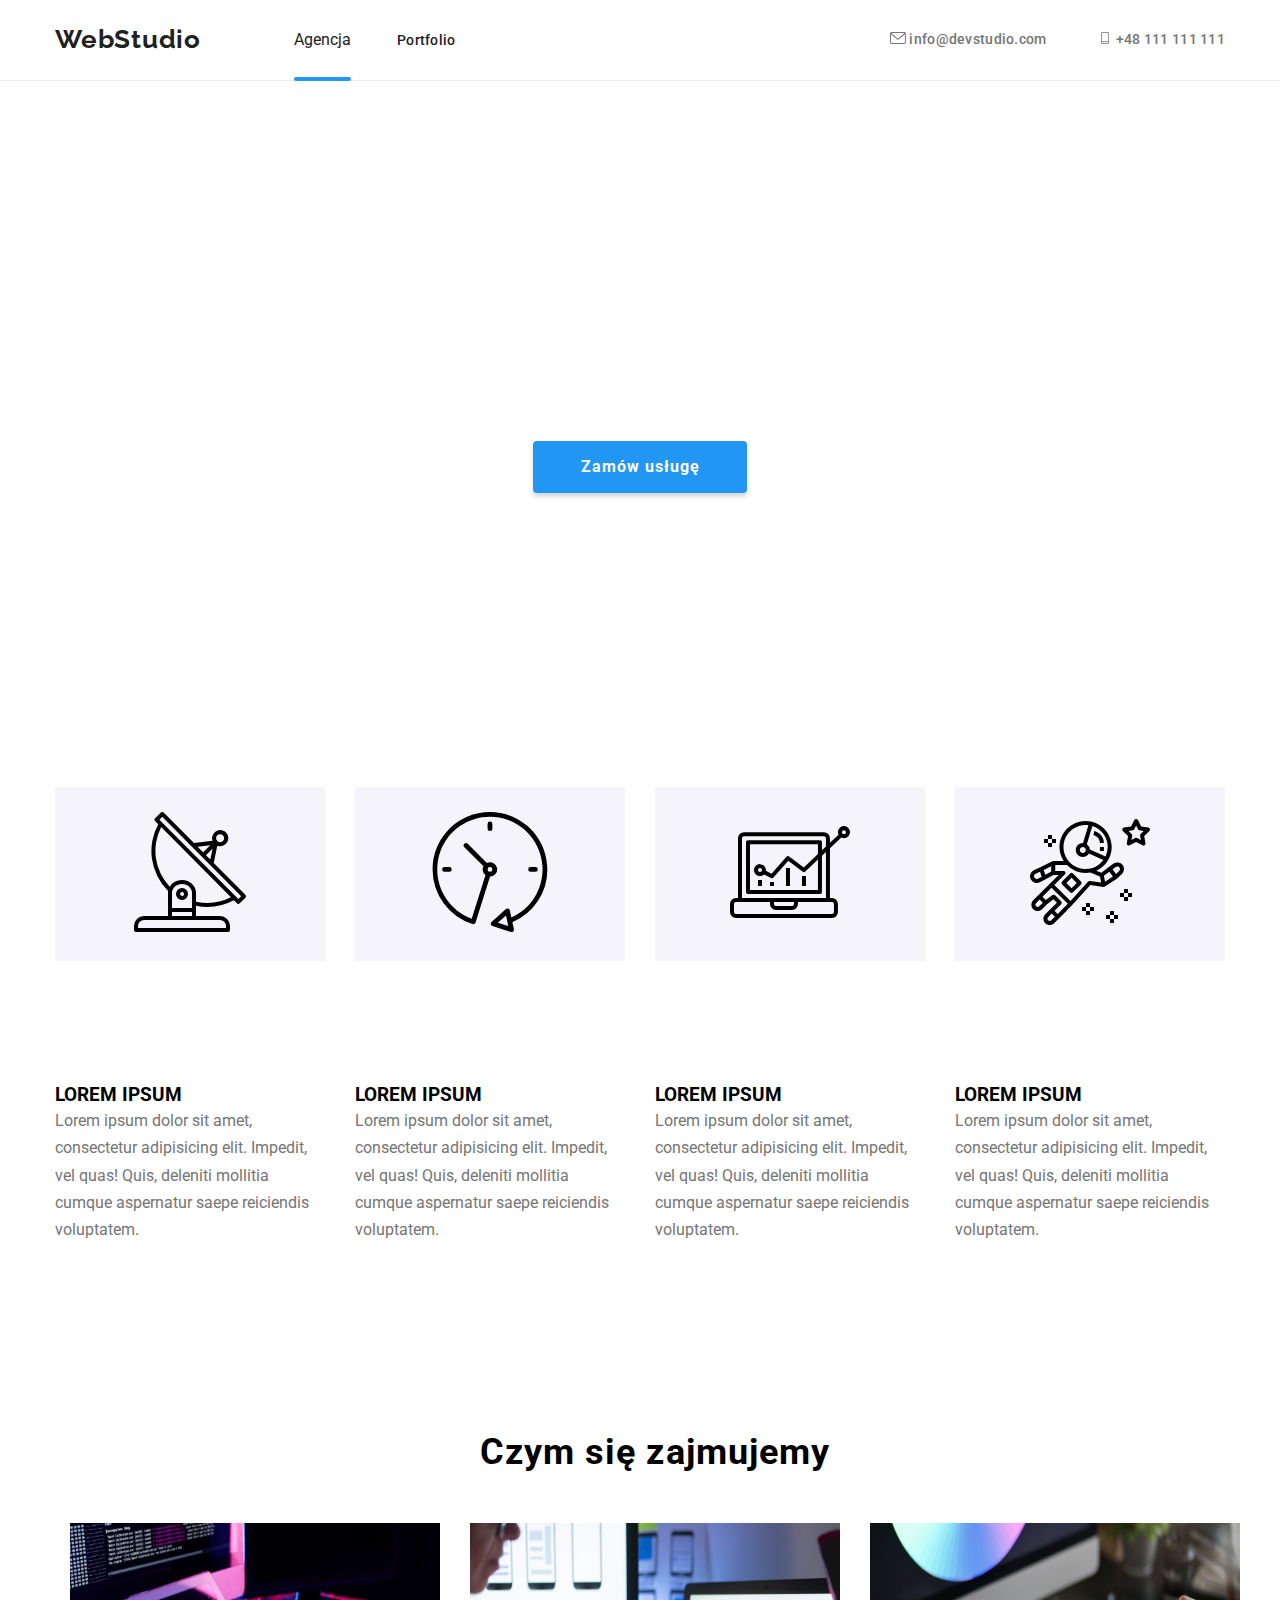
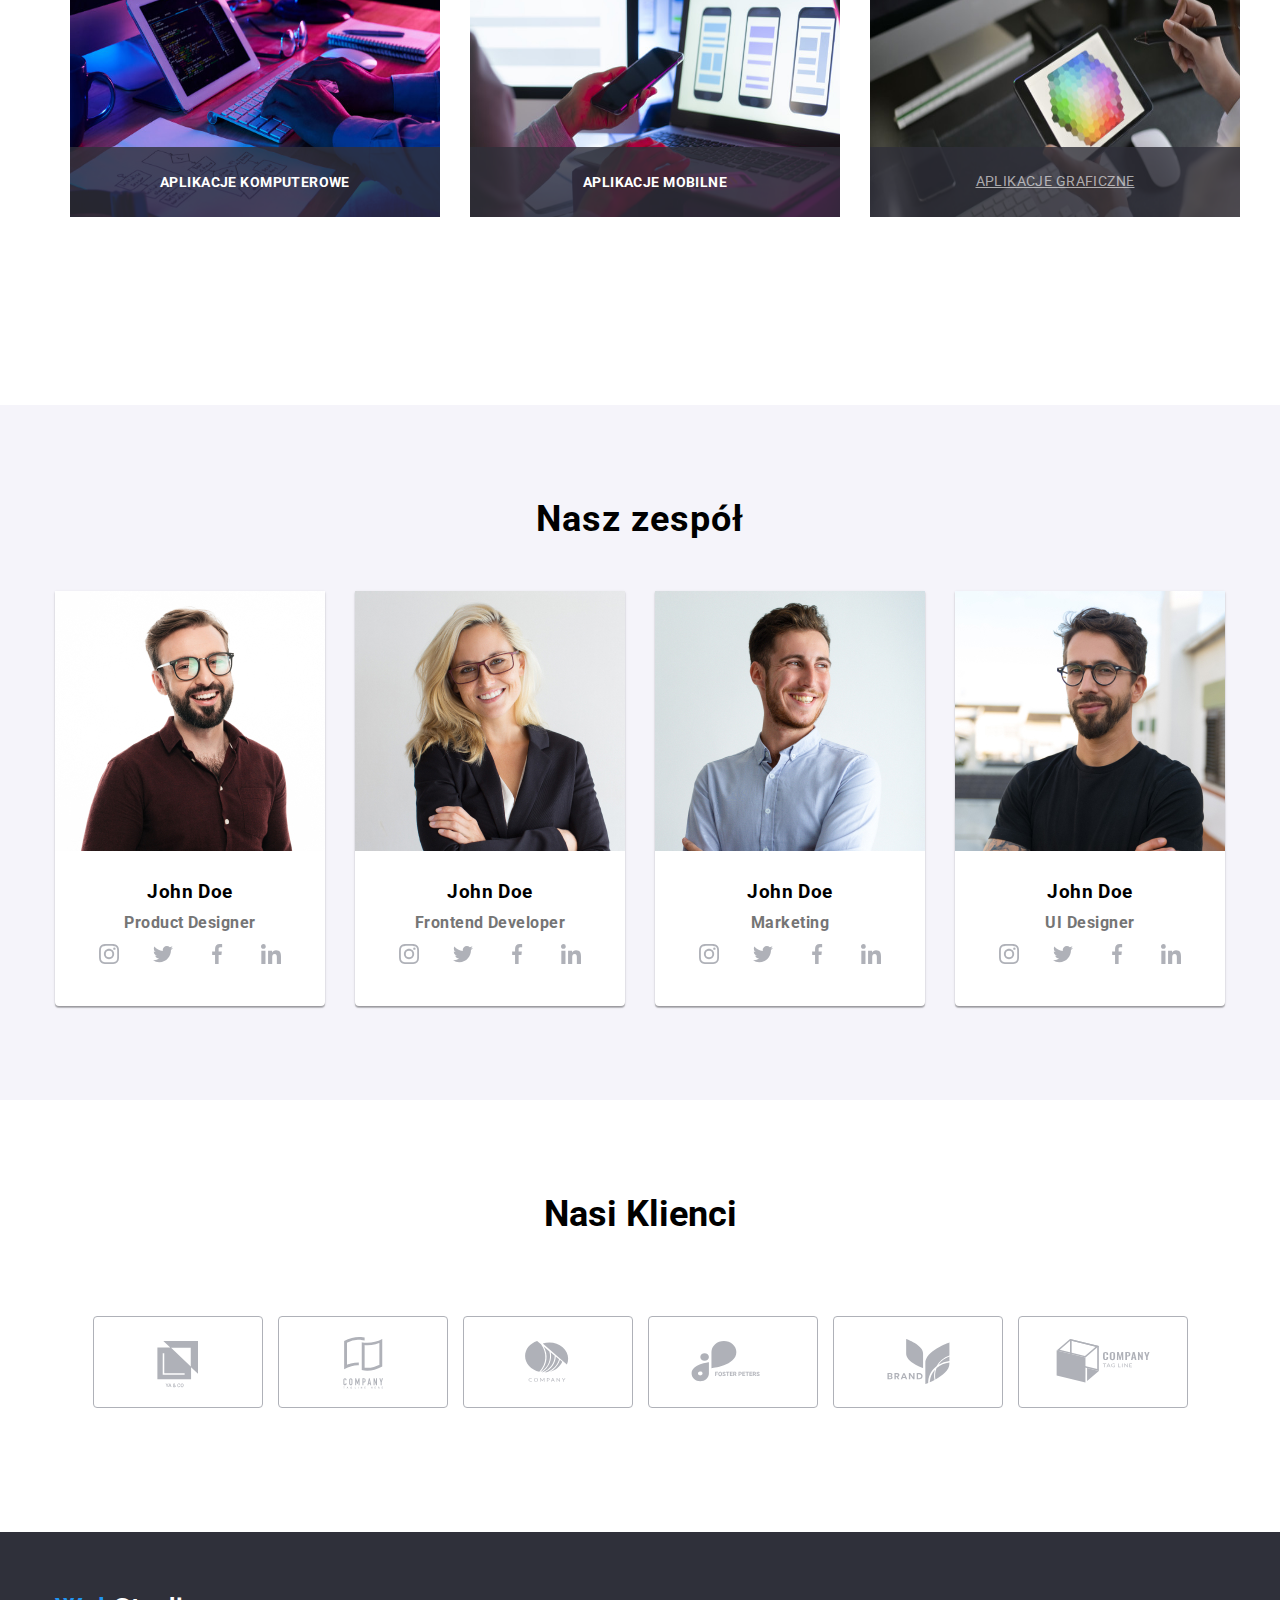
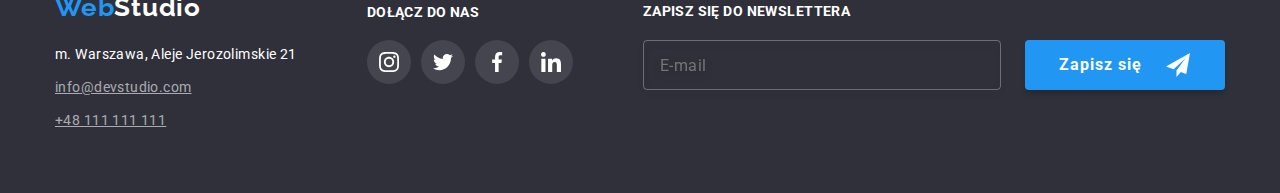
<file: index.html>
<!DOCTYPE html>
<html lang="pl">
  <head>
    <meta charset="UTF-8" />
    <meta name="viewport" content="width=device-width, initial-scale=1.0" />
    <title>WebStudio</title>
    <link
      rel="stylesheet"
      href="https://cdnjs.cloudflare.com/ajax/libs/modern-normalize/1.0.0/modern-normalize.min.css"/>
    <link rel="stylesheet" href="./css/main.min.css"/>
    <link rel="preconnect" href="https://fonts.googleapis.com" />
    <link rel="preconnect" href="https://fonts.gstatic.com" crossorigin />
    <link
      href="https://fonts.googleapis.com/css2?family=Raleway:ital,wght@0,700;1,700&family=Roboto:ital,wght@0,400;0,500;0,700;0,900;1,400;1,500;1,700;1,900&display=swap"
      rel="stylesheet"/>
  </head>
  <body>
    <header class="header">
      <nav class="navigation">
        <div class="container">
          <a href="index.html" class="logo no-decoration"
            ><span class="logo-first">Web</span>Studio</a>
          <ul class="navigation-list no-decoration">
            <li class="navigation-list__item">
              <a href="index.html" class="navigation-link__active">Agencja</a>
            </li>
            <li class="navigation-list__item">
              <a href="portfolio.html" class="navigation-link">Portfolio</a>
            </li>
            <li class="navigation-list__item">
              <a href="index.html" class="navigation-link">Kontakt</a>
            </li>
          </ul>
          <a href="mailto:info@example.com" class="contact-link">
            <svg width="16" height="12">
              <use href="Images/icons.svg#icon-envelope"></use>
            </svg>
            info@devstudio.com</a
          >
          <a href="tel:+48111111111" class="contact-link">
            <svg width="16" height="12">
              <use href="Images/icons.svg#icon-smartphone"></use>
            </svg>
            +48 111 111 111
          </a>
        </div>
      </nav>
    </header>
    <main>
      <article class="hero">
        <div class="container">
          <h1 class="hero__banner">EFEKTYWNE ROZWIĄZANIA DLA WASZEGO BIZNESU</h1>
          <button type="button" class="hero__button" data-modal-open>
            <p class="hero__button-text">Zamów usługę</p>
          </button>
        </div>  
      </article>

      <section class="no__pad">
        <div class="container">
          <div class="lorem">
            <div class="first-lorem">
              <svg width="270" height="120">
                <use href="Images/icons.svg#icon-antenna-1"
                ></use>
              </svg>
            </div>
            <div class="second-lorem">
              <svg width="270" height="120">
                <use href="Images/icons.svg#icon-clock-1"
                ></use>
              </svg>
            </div>
            <div class="third-lorem">
              <svg width="270" height="120">
                <use href="Images/icons.svg#icon-diagram-1"
                ></use>
              </svg>
            </div>
            <div class="fourth-lorem">
              <svg width="270" height="120">
                <use href="Images/icons.svg#icon-astronaut-1"
                ></use>
              </svg>
            </div>
          </div>
          </div>
        </section>

      <section class="section">
        <div class="container">
          <ul class="lorem__list no-decoration">
            <li class="lorem__item">
              <h3 class="lorem__tittle">Lorem Ipsum</h3>
              <p class="lorem__text">
                Lorem ipsum dolor sit amet, consectetur adipisicing elit.
                Impedit, vel quas! Quis, deleniti mollitia cumque aspernatur
                saepe reiciendis voluptatem.
              </p>
            </li>
            <li class="lorem__item">
              <h3 class="lorem__tittle">Lorem Ipsum</h3>
              <p class="lorem__text">
                Lorem ipsum dolor sit amet, consectetur adipisicing elit.
                Impedit, vel quas! Quis, deleniti mollitia cumque aspernatur
                saepe reiciendis voluptatem.
              </p>
            </li>
            <li class="lorem__item">
              <h3 class="lorem__tittle">Lorem Ipsum</h3>
              <p class="lorem__text">
                Lorem ipsum dolor sit amet, consectetur adipisicing elit.
                Impedit, vel quas! Quis, deleniti mollitia cumque aspernatur
                saepe reiciendis voluptatem.
              </p>
            </li>
            <li class="lorem__item">
              <h3 class="lorem__tittle">Lorem Ipsum</h3>
              <p class="lorem__text">
                Lorem ipsum dolor sit amet, consectetur adipisicing elit.
                Impedit, vel quas! Quis, deleniti mollitia cumque aspernatur
                saepe reiciendis voluptatem.
              </p>
            </li>
          </ul>


          <section class="container skills">
          <h2 class="about-us__banner">Czym się zajmujemy</h2>
          <ul class="about-us__gallery  no-decoration">
            <li class="about-us-gallery-item">
              <div class="about-us__background">
                <a class="about-us__info">APLIKACJE KOMPUTEROWE</a>
              </div>

              <img
                src="Images/Obraz1.jpg"
                alt="Pisanie kodu"
                width="370"
                height="294"
              />
            </li>
            <li class="about-us-gallery-item">
              <div class="about-us__background">
                <a class="about-us__info">APLIKACJE MOBILNE</a>
              </div>

              <img
                src="Images/Obraz2.jpg"
                alt="Pisanie kodu"
                width="370"
                height="294"
              />
            </li>
            <li class="about-us-gallery-item">
              <div class="about-us__background">
                <a class="about-us__info">APLIKACJE GRAFICZNE</a>
              </div>

              <img
                src="Images/Obraz3.jpg"
                alt="Pisanie kodu"
                width="370"
                height="294"
              />
            </li>
          </ul>
        </div>
      </section>

      <section class="team section">
          <h2 class="team__banner">Nasz zespół</h2>
          <ul class="team__gallery no-decoration">
            <li class="team-gallery__list">
              <figure class="team-gallery__item">
                <img
                  src="Images/Team1.jpg"
                  alt="Pisanie kodu"
                  width="270"
                  height="260"
                />
                <figcaption class="team-description">
                  <h3 class="team-name">John Doe</h3>
                  <h4 class="team-job">Product Designer</h4>

                  <div class="inner">
                    <a class="social-link" href="#"
                      ><svg width="20" height="20">
                        <svg width="20" height="20">
                          <use href="Images/icons.svg#icon-instagram-2"
                          ></use>
                        </svg>
                      </a>
                      <a class="social-link" href="#"
                        ><svg width="20" height="20">
                          <use href="Images/icons.svg#icon-twitter-1"
                          ></use>
                        </svg>
                      </a>
                      <a class="social-link" href="#"
                        ><svg width="20" height="20">
                          <use href="Images/icons.svg#icon-facebook-1"
                          ></use>
                        </svg>
                      </a>
                      <a class="social-link" href="#"
                        ><svg width="20" height="20">
                          <use href="Images/icons.svg#icon-linkedin-1"
                          ></use>
                        </svg>
                    </a>
                  </div>
                </figcaption>
              </figure>
            </li>
            <li class="team-gallery__list">
              <figure class="team-gallery__item">
                <img
                  src="Images/Team2.jpg"
                  alt="Pisanie kodu"
                  width="270"
                  height="260"
                />

                <figcaption class="team-description">
                  <h3 class="team-name">John Doe</h3>
                  <h4 class="team-job">Frontend Developer</h4>

                  <div class="inner">
                    <a class="social-link" href="#"
                      ><svg width="20" height="20">
                        <use href="Images/icons.svg#icon-instagram-2"
                        ></use>
                      </svg>
                    </a>
                    <a class="social-link" href="#"
                      ><svg width="20" height="20">
                        <use href="Images/icons.svg#icon-twitter-1"
                        ></use>
                      </svg>
                    </a>
                    <a class="social-link" href="#"
                      ><svg width="20" height="20">
                        <use href="Images/icons.svg#icon-facebook-1"
                        ></use>
                      </svg>
                    </a>
                    <a class="social-link" href="#"
                      ><svg width="20" height="20">
                        <use href="Images/icons.svg#icon-linkedin-1"
                        ></use>
                      </svg>
                    </a>
                  </div>
                </figcaption>
              </figure>
            </li>
            <li class="team-gallery__list">
              <figure class="team-gallery__item">
                <img
                  src="Images/Team3.jpg"
                  alt="Pisanie kodu"
                  width="270"
                  height="260"
                />
                <figcaption class="team-description">
                  <h3 class="team-name">John Doe</h3>
                  <h4 class="team-job">Marketing</h4>
                   <div class="inner">
                    <a class="social-link" href="#"
                      ><svg width="20" height="20">
                        <svg width="20" height="20">
                          <use href="Images/icons.svg#icon-instagram-2"
                          ></use>
                        </svg>
                      </a>
                      <a class="social-link" href="#"
                        ><svg width="20" height="20">
                          <use href="Images/icons.svg#icon-twitter-1"
                          ></use>
                        </svg>
                      </a>
                      <a class="social-link" href="#"
                        ><svg width="20" height="20">
                          <use href="Images/icons.svg#icon-facebook-1"
                          ></use>
                        </svg>
                      </a>
                      <a class="social-link" href="#"
                        ><svg width="20" height="20">
                          <use href="Images/icons.svg#icon-linkedin-1"
                          ></use>
                        </svg>
                    </a>
                  </div>
                </figcaption>
              </figure>
            </li>
            <li class="team-gallery__list">
              <figure class="team-gallery__item">
                <img
                  src="Images/Team4.jpg"
                  alt="Pisanie kodu"
                  width="270"
                  height="260"
                />
                <figcaption class="team-description">
                  <h3 class="team-name">John Doe</h3>
                  <h4 class="team-job">UI Designer</h4>
                   <div class="inner">
                    <a class="social-link" href="#"
                      ><svg width="20" height="20">
                        <use href="Images/icons.svg#icon-instagram-2"
                        ></use>
                      </svg>
                    </a>
                    <a class="social-link" href="#"
                      ><svg width="20" height="20">
                        <use href="Images/icons.svg#icon-twitter-1"
                        ></use>
                      </svg>
                    </a>
                    <a class="social-link" href="#"
                      ><svg width="20" height="20">
                        <use href="Images/icons.svg#icon-facebook-1"
                        ></use>
                      </svg>
                    </a>
                    <a class="social-link" href="#"
                      ><svg width="20" height="20">
                        <use href="Images/icons.svg#icon-linkedin-1"
                        ></use>
                      </svg>
                    </a>
                  </div>
                </figcaption>
              </figure>
            </li>
          </ul>
        </div>
      </section>

      <section class="clients">
        <div class="container">
            <h3 class="clients__head">Nasi Klienci</h3>
            <div class="clients__images">
              <a class="clients__link" href="#"
              ><svg width="170" height="92">
                <use href="Images/icons.svg#icon-Client-1"></use>
              </svg>
            </a>
            <a class="clients__link" href="#"
            ><svg width="170" height="92">
                <use href="Images/icons.svg#icon-Client-2"
                ></use>
              </svg>
            </a>
            <a class="clients__link" href="#"
              ><svg width="170" height="92">
                <use href="Images/icons.svg#icon-Client-3"
                ></use>
              </svg>
            </a>
            <a class="clients__link" href="#"
              ><svg width="170" height="92">
                <use href="Images/icons.svg#icon-Client-4"
                ></use>
              </svg>
            </a>
            <a class="clients__link" href="#"
            ><svg width="170" height="92">
              <use href="Images/icons.svg#icon-Client-5">
              </use>
              </svg>
            </a>
            <a class="clients__link" href="#"
              ><svg width="170" height="92">
                <use href="Images/icons.svg#icon-Client-6"
                ></use>
              </svg>
            </a>
            </div>
          </div>
        </div>
      </section>
    </main>

    <footer class="footer">
      <div class="container foot">
        <div class="foot__logo">
          <div class="footer__webstudio">
            <a href="index.html" class="logo-bottom">
              <span class="footer__logo"">Web</span>
              <span class="footer__logo--white">Studio</span></a>
            </div>

            
          <address class="address">
            <ul class="address__footer">
              <li>m. Warszawa, Aleje Jerozolimskie 21</li>
              <li>
                <a href="mailto:info@devstudio.com">info@devstudio.com</a>
              </li>
              <li><a href="tel:+48111111111">+48 111 111 111</a></li>
            </ul>
          </address>
     </div>
        <div class="footer-social">
          <div class="footer-banner">DOŁĄCZ DO NAS</div>
          <div class="footer-icon">

            <a class="footer-icon__item" href="#"
            ><svg width="20" height="20">
              <use href="Images/icons.svg#icon-instagram-2"></use>
            </svg>
          </a>
          <a class="footer-icon__item" href="#"
            ><svg width="20" height="20">
              <use href="Images/icons.svg#icon-twitter-1"></use>
            </svg>
          </a>
          <a class="footer-icon__item" href="#"
            ><svg width="20" height="20">
              <use href="Images/icons.svg#icon-facebook-1"></use>
            </svg>
          </a>
          <a class="footer-icon__item" href="#"
            ><svg width="20" height="20">
              <use href="Images/icons.svg#icon-linkedin-1"></use>
            </svg>
            </a>
        </address>
      </div>
      </div>
      
      <div class="newsletter">
        <p class="newsletter-banner">ZAPISZ SIĘ DO NEWSLETTERA</p>
         <div class="newsletter-footer">
            <label>
              <input type="email" placeholder="E-mail" class="footer-newsletter__placeholder">
           </label>
           <button type="submit" class="footer-newsletter__button">Zapisz się
            <svg width="24px" height="24px" class="button-icon">
              <use href="./Images/icons1.svg#icon-icon-send"></use>
            </svg>
          </button>
        </div>
        </div>
      </footer>



        <div class="backdrop is-hidden" data-modal>
          <div class="modal">
            <button class="modal-btn" data-modal-close>
              <svg class="modal-btn__icon" height="11" width="11">
                <use href="./Images/icons3.svg#icon-Vector"></use>
              </svg>
            </button>

            <form class="modal-style">
              <p class="modal-style__title">Zostaw swoje dane w formularzu poniżej</p>
              <label class="label-title"> Imię 
                <span class="label-title__input">
                  <input type="text" name="name" autofocus>
                  <svg class="label-icon" width="18" height="18"><use href="./Images/icons1.svg#icon-person-black"></use></svg>
                </span>
              </label>
              <label class="label-title"> Telefon
                <span class="label-title__input">
                  <input type="text" name="name" autofocus>
                  <svg class="label-icon" width="18" height="18"><use href="./Images/icons1.svg#icon-phone-black"></use></svg>
                </span>
              </label>
              <label class="label-title"> Email 
                <span class="label-title__input">
                  <input type="text" name="name" autofocus>
                  <svg class="label-icon" width="18" height="18"><use class="test" href="./Images/icons1.svg#icon-email-black"></use></svg>
                </span>
              </label>
              <label class="label-title"> Komentarz 
                <span class="label-title__input--comm">
                  <textarea name="comment" placeholder="Wprowadź tekst" class="comment-textarea"></textarea>
                </span>
              </label>

               <label class="modal-check">
                 <input type="checkbox" name="modal-agree" class="checkbox" hidden="">
                  <span class="check-box">
                    <svg class="check" width="11" height="8"><use href="./Images/icons1.svg#icon-vector"></use></svg>
                  </span>
                
                 <p class="modal-statute">
                  Oświadczam iż akceptuję
                  <a class="modal-statute__href" href="#">Regulamin</a>
                  i
                  <a class="modal-statute__href" href="#">Politykę Prywatności</a>
                 </p>
                </label>
                <button type="submit" class="modal-submit">Wyślij</button>
            </form>
            </div>
            </div>


        <script src="./js/modal.js"></script>
  </body>
</html>
</file>
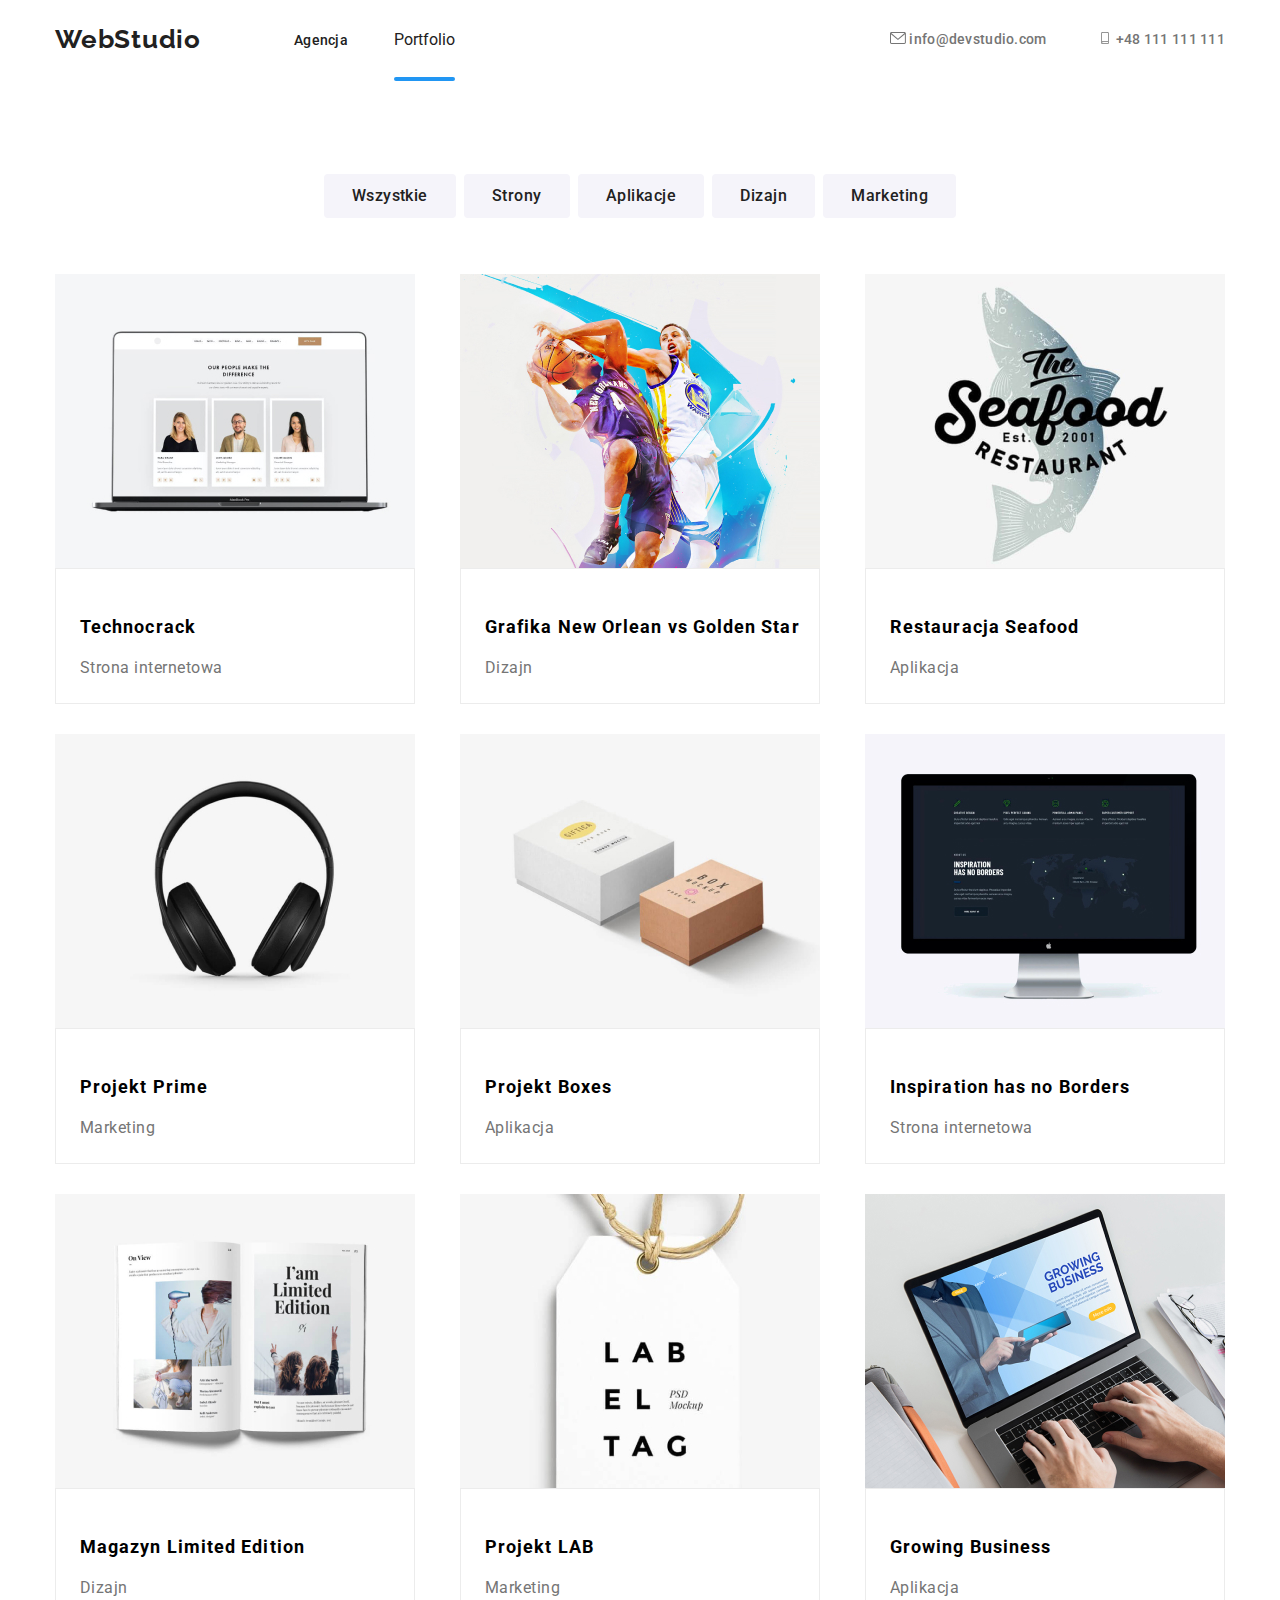
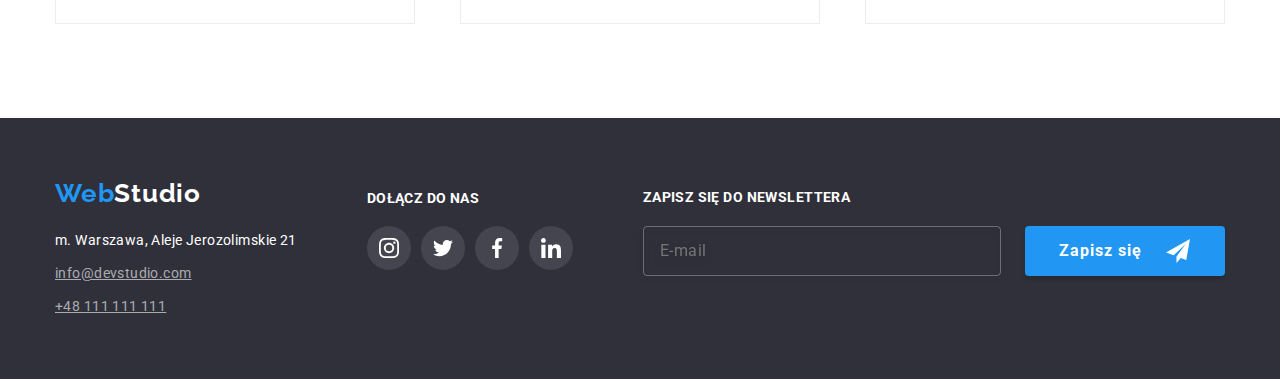
<file: portfolio.html>
<!DOCTYPE html>
<html lang="pl">
  <head>
    <meta charset="UTF-8" />
    <meta name="viewport" content="width=device-width, initial-scale=1.0" />
    <title>WebStudio</title>
    <link
      rel="stylesheet"
      href="https://cdnjs.cloudflare.com/ajax/libs/modern-normalize/1.0.0/modern-normalize.min.css"
    />
    <link rel="stylesheet" href="./css/main.min.css" />
    <link rel="preconnect" href="https://fonts.googleapis.com" />
    <link rel="preconnect" href="https://fonts.gstatic.com" crossorigin />
    <link
      href="https://fonts.googleapis.com/css2?family=Raleway:ital,wght@0,700;1,700&family=Roboto:ital,wght@0,400;0,500;0,700;0,900;1,400;1,500;1,700;1,900&display=swap"
      rel="stylesheet"
    />
  </head>
  <body>
    <header class="header">
      <nav class="header-navigation">
        <div class="container">
          <a href="index.html" class="logo no-decoration"
            ><span class="logo-first">Web</span>Studio</a>
          <ul class="navigation-list no-decoration">
            <li class="navigation-list__item">
              <a href="index.html" class="navigation-link">Agencja</a>
            </li>
            <li class="navigation-list__item">
              <a href="portfolio.html" class="navigation-link__active">Portfolio</a>
            </li>
            <li class="navigation-list__item">
              <a href="index.html" class="navigation-link">Kontakt</a>
            </li>
          </ul>
          <a href="mailto:info@example.com" class="contact-link">
            <svg width="16" height="12">
              <use href="Images/icons.svg#icon-envelope"></use>
            </svg>
            info@devstudio.com</a
          >
          <a href="tel:+48111111111" class="contact-link">
            <svg width="16" height="12">
              <use href="Images/icons.svg#icon-smartphone"></use>
            </svg>
            +48 111 111 111
          </a>
        </div>
      </nav>
    </header>
    <main>

        <div class="container section">
          <ul class="services-list no-decoration">
            <li>
              <button type="button" class="services-list__button">
                <p class="services-button__text">Wszystkie</p>
              </button>
            </li>
            <li>
              <button type="button" class="services-list__button">
                <p class="services-button__text">Strony</p>
              </button>
            </li>
            <li>
              <button type="button" class="services-list__button">
                <p class="services-button__text">Aplikacje</p>
              </button>
            </li>
            <li>
              <button type="button" class="services-list__button">
                <p class="services-button__text">Dizajn</p>
              </button>
            </li>
            <li>
              <button type="button" class="services-list__button">
                <p class="services-button__text">Marketing</p>
              </button>
            </li>
          </ul>

          <ul class="gallery no-decoration">
            <li class="gallery__item">
              <figure class="gallery__picture">
                  <div class="gallery__overlay">
                    <img
                    src="Images/1technocrack.jpg"
                    alt="Technocrack"
                    width="370"
                    height="294"
                  />
              <div class="portfolio-overlay">
                <p class="text-overlay">Technotrack jest popularną platformą wykorzystywaną do rozpowszechniania koronawirusa. Firmy wykorzystują tę platformę do celów szpiegowskich i ataków na niezabezpieczone serwery konkurencji</p>
              </div>
            </div>
            <figcaption class="gallery__description">
              <h3 class="gallery__title">
                Technocrack
                </h3>
                <h4 class="gallery-description__type">Strona internetowa</h4>
              </figcaption>
            </figure>
            </li>
          
            <li class="gallery__item">
              <figure class="gallery__picture">
                  <div class="gallery__overlay">
                    <img
                    src="Images/2neworlean.jpg"
                    alt="Grafika New Orlean vs Golden Star"
                    width="370"
                    height="294"
                  />
              <div class="portfolio-overlay">
                <p class="text-overlay">Technotrack jest popularną platformą wykorzystywaną do rozpowszechniania koronawirusa. Firmy wykorzystują tę platformę do celów szpiegowskich i ataków na niezabezpieczone serwery konkurencji</p>
              </div>
            </div>
            <figcaption class="gallery__description">
              <h3 class="gallery__title">
                Grafika New Orlean vs Golden Star
                </h3>
                <h4 class="gallery-description__type">Dizajn</h4>
              </figcaption>
            </figure>
            </li>
            <li class="gallery__item">
              <figure class="gallery__picture">
                  <div class="gallery__overlay">
                    <img
                    src="Images/3seafood.jpg"
                    alt="Restauracja Seafood"
                    width="370"
                    height="294"
                  />
              <div class="portfolio-overlay">
                <p class="text-overlay">Technotrack jest popularną platformą wykorzystywaną do rozpowszechniania koronawirusa. Firmy wykorzystują tę platformę do celów szpiegowskich i ataków na niezabezpieczone serwery konkurencji</p>
              </div>
            </div>
            <figcaption class="gallery__description">
              <h3 class="gallery__title">Restauracja Seafood</h3>
                <h4 class="gallery-description__type">Aplikacja</h4>
              </figcaption>
            </figure>
            </li>

              <li class="gallery__item">
                <figure class="gallery__picture">
                    <div class="gallery__overlay">
                <img
                  src="Images/4projectprime.jpg"
                  alt="Projekt Prime"
                  width="370"
                  height="294"
                />
                <div class="portfolio-overlay">
                  <p class="text-overlay">Technotrack jest popularną platformą wykorzystywaną do rozpowszechniania koronawirusa. Firmy wykorzystują tę platformę do celów szpiegowskich i ataków na niezabezpieczone serwery konkurencji</p>
                </div>
              </div>
              <figcaption class="gallery__description">
                <h3 class="gallery__title">
                    Projekt Prime
                  </h3>
                  <h4 class="gallery-description__type">Marketing</h4>
                </figcaption>
              </figure>
              </li>

              <li class="gallery__item">
                <figure class="gallery__picture">
                    <div class="gallery__overlay">
                <img
                  src="Images/5projectboxes.jpg"
                  alt="Projekt Boxes"
                  width="370"
                  height="294"
                />
                <div class="portfolio-overlay">
                  <p class="text-overlay">Technotrack jest popularną platformą wykorzystywaną do rozpowszechniania koronawirusa. Firmy wykorzystują tę platformę do celów szpiegowskich i ataków na niezabezpieczone serwery konkurencji</p>
                </div>
              </div>
              <figcaption class="gallery__description">
                <h3 class="gallery__title">
                    Projekt Boxes
                  </h3>
                  <h4 class="gallery-description__type">Aplikacja</h4>
                </figcaption>
              </figure>
              </li>
              <li class="gallery__item">
                <figure class="gallery__picture">
                    <div class="gallery__overlay">
                <img
                  src="Images/6inspiration.jpg"
                  alt="Inspiration without borders"
                  width="370"
                  height="294"
                />
                <div class="portfolio-overlay">
                  <p class="text-overlay">Technotrack jest popularną platformą wykorzystywaną do rozpowszechniania koronawirusa. Firmy wykorzystują tę platformę do celów szpiegowskich i ataków na niezabezpieczone serwery konkurencji</p>
                </div>
              </div>
              <figcaption class="gallery__description">
                <h3 class="gallery__title">
                    Inspiration has no Borders
                  </h3>
                  <h4 class="gallery-description__type">Strona internetowa</h4>
                </figcaption>
              </figure>
              </li>

              <li class="gallery__item">
                <figure class="gallery__picture">
                    <div class="gallery__overlay">
                <img
                  src="Images/7magazynlimited.jpg"
                  alt="Magazyn limited"
                  width="370"
                  height="294"
                />
                <div class="portfolio-overlay">
                  <p class="text-overlay">Technotrack jest popularną platformą wykorzystywaną do rozpowszechniania koronawirusa. Firmy wykorzystują tę platformę do celów szpiegowskich i ataków na niezabezpieczone serwery konkurencji</p>
                </div>
              </div>
              <figcaption class="gallery__description">

                <h3 class="gallery__title">
                    Magazyn Limited Edition
                  </h3>
                  <h4 class="gallery-description__type">Dizajn</h4>
                </figcaption>
              </figure>
              </li>
              <li class="gallery__item">
                <figure class="gallery__picture">
                    <div class="gallery__overlay">
                <img
                  src="Images/8projektlab.jpg"
                  alt="Projekt LAB"
                  width="370"
                  height="294"
                />
                <div class="portfolio-overlay">
                  <p class="text-overlay">Technotrack jest popularną platformą wykorzystywaną do rozpowszechniania koronawirusa. Firmy wykorzystują tę platformę do celów szpiegowskich i ataków na niezabezpieczone serwery konkurencji</p>
                </div>
              </div>
              <figcaption class="gallery__description">
                <h3 class="gallery__title">
                    Projekt LAB
                  </h3>
                  <h4 class="gallery-description__type">Marketing</h4>
                </figcaption>
              </figure>
              </li>

              <li class="gallery__item">
                <figure class="gallery__picture">
                    <div class="gallery__overlay">
                <img
                  src="Images/9growingbusiness.jpg"
                  alt="Growing Business"
                  width="370"
                  height="294"
                />
                <div class="portfolio-overlay">
                  <p class="text-overlay">Technotrack jest popularną platformą wykorzystywaną do rozpowszechniania koronawirusa. Firmy wykorzystują tę platformę do celów szpiegowskich i ataków na niezabezpieczone serwery konkurencji</p>
                </div>
              </div>
              <figcaption class="gallery__description">
                <h3 class="gallery__title">
                   Growing Business
                  </h3>
                  <h4 class="gallery-description__type">Aplikacja</h4>
                </figcaption>
              </figure>
              </li>
          </ul>
        </div>
      </article>
    </main>
    
    <footer class="footer">
      <div class="container foot">
        <div class="foot__logo">
          <div class="footer__webstudio">
            <a href="index.html" class="logo-bottom">
              <span class="footer__logo">Web</span>
              <span class="footer__logo--white">Studio</span></a>
            </div>

            
          <address class="address">
            <ul class="address__footer">
              <li>m. Warszawa, Aleje Jerozolimskie 21</li>
              <li>
                <a href="mailto:info@devstudio.com">info@devstudio.com</a>
              </li>
              <li><a href="tel:+48111111111">+48 111 111 111</a></li>
            </ul>
          </address>
     </div>
        <div class="footer-social">
          <div class="footer-banner">DOŁĄCZ DO NAS</div>
          <div class="footer-icon">

            <a class="footer-icon__item" href="#"
            ><svg width="20" height="20">
              <use href="Images/icons.svg#icon-instagram-2"></use>
            </svg>
          </a>
          <a class="footer-icon__item" href="#"
            ><svg width="20" height="20">
              <use href="Images/icons.svg#icon-twitter-1"></use>
            </svg>
          </a>
          <a class="footer-icon__item" href="#"
            ><svg width="20" height="20">
              <use href="Images/icons.svg#icon-facebook-1"></use>
            </svg>
          </a>
          <a class="footer-icon__item" href="#"
            ><svg width="20" height="20">
              <use href="Images/icons.svg#icon-linkedin-1"></use>
            </svg>
            </a>
        </address>
      </div>
      </div>
      
      <div class="newsletter">
        <p class="newsletter-banner">ZAPISZ SIĘ DO NEWSLETTERA</p>
         <div class="newsletter-footer">
            <label>
              <input type="email" placeholder="E-mail" class="footer-newsletter__placeholder">
           </label>
           <button type="submit" class="footer-newsletter__button">Zapisz się
            <svg width="24px" height="24px" class="button-icon">
              <use href="./Images/icons1.svg#icon-icon-send"></use>
            </svg>
          </button>
        </div>
        </div>
      </footer>
  </body>
</html>
</file>
<file: css/main.min.css>
:root{--main-font: "Roboto", sans-serif;--secondary-font: "Raleway", sans-serif;--main-blue: #2196f3;--border-color: #ececec;--bright-grey: #757575;--black: #212121;--background: #2f303a;--main-white: #ffffff;--background-white: #f5f4fa;--social-color: #AFB1B8}body{font-family:var(--main-font)}h1,h2,h3,h4,h5,h6,ul,p{margin:0}p,ul{padding:0}img{display:block}.header .container,.navigation,.navigation-list{display:flex;align-items:center}.header .navigation{border-bottom:1px solid var(--border-color)}.header .logo{margin-top:24px;margin-right:93px;margin-bottom:25px;margin-left:0}.header .contact-link:not(:last-child){margin-left:auto;margin-right:50px}.contact-link{letter-spacing:.02em;line-height:1.14;text-decoration:none;font-family:var(--main-font);font-weight:500;font-size:14px;color:var(--bright-grey);fill:var(--bright-grey);font-style:normal;transition-property:fill,color;transition-duration:250ms;transition-timing-function:cubic-bezier(0.4, 0, 0.2, 1)}.contact-link:hover,.contact-link focus{color:var(--main-blue);fill:var(--main-blue)}.header .logo{margin-top:24px;margin-right:93px;margin-bottom:25px;margin-left:0}.header{color:var(--black)}.navigation-list__item:not(:last-child){margin-right:46px}.navigation-link{letter-spacing:.02em;line-height:1.14;text-decoration:none;font-family:roboto;font-weight:500;font-size:14px;position:relative;text-decoration:none;color:var(--black);transition-property:color;transition-duration:250ms;transition-timing-function:cubic-bezier(0.4, 0, 0.2, 1)}.navigation-link:hover{color:var(--main-blue);text-decoration:none}.navigation-link__active{position:relative;text-decoration:none;color:var(--black);transition-property:color;transition-duration:250ms;transition-timing-function:cubic-bezier(0.4, 0, 0.2, 1)}.navigation-link__active::after{content:"";position:absolute;width:100%;height:4px;border-radius:4px;background-color:var(--main-blue);bottom:-32px;left:0}hero{background-color:var(--background);background:linear-gradient(rgba(47, 48, 58, 0.4), rgba(47, 48, 58, 0.4)),url("../Images/background-hero.jpg");background-repeat:no-repeat;background-position:center}.hero .container{display:flex;flex-direction:column;align-items:center;justify-content:center}.hero__banner{color:var(--main-white);font-size:44px;line-height:1.36;font-weight:900;letter-spacing:.06em;flex-wrap:wrap;max-width:696px;text-align:center;margin-top:200px}.hero__button{font-size:16px;text-align:center;color:var(--main-white);background-color:var(--main-blue);line-height:1.88;font-weight:700;letter-spacing:.06em;box-shadow:0px 4px 4px rgba(0,0,0,.15);border:none;border-radius:4px;margin-top:40px;margin-bottom:200px;transition-property:background-color;transition-duration:250ms;transition-timing-function:cubic-bezier(0.4, 0, 0.2, 1)}.hero__button:hover,.hero__buttonfocus{background-color:var(--main-white);color:var(--black);cursor:pointer;box-shadow:0px 3px 1px rgba(0,0,0,.1),0px 1px 2px rgba(0,0,0,.08),0px 2px 2px rgba(0,0,0,.12)}.hero__button-text{padding:10px 41px 10px 42px;color:var(--main-white);transition-property:color;transition-duration:250ms;transition-timing-function:cubic-bezier(0.4, 0, 0.2, 1)}.hero__button-text:hover{color:var(--black)}.no__pad{padding-top:94px;padding-bottom:0}.container{width:1200px;align-items:center;margin:0 auto;padding:0 15px}.lorem{display:flex;align-items:center;justify-content:space-between;gap:30px;margin-bottom:30px}.first-lorem,.second-lorem,.third-lorem,.fourth-lorem{background-color:var(--background-white)}.first-lorem,.fourth-lorem{padding:25px 0}.second-lorem,.third-lorem{padding-top:25px;padding-bottom:25px}.lorem__list{display:flex;flex-wrap:wrap}.section{padding-top:94px;padding-bottom:94px}.no-decoration{text-decoration:none;list-style-type:none}.lorem__item{flex-basis:calc((100% - 90px)/4)}.lorem__item:not(:first-child){margin-left:30px}.lorem__item{flex-basis:calc((100% - 90px)/4)}.lorem__item:not(:first-child){margin-left:30px}.lorem__text{line-height:1.71;color:var(--bright-grey)}.lorem__tittle{text-transform:uppercase}.skills{padding-block:94px}.about-us__banner{margin:94px auto 50px;max-width:353px;font-size:36px;text-align:center;line-height:1.16;font-weight:700;letter-spacing:.03em}.about-us__gallery{display:flex;flex-wrap:wrap}.about-us-gallery-item{flex-basis:calc((100% - 60px)/3)}.about-us-gallery-item:not(:first-child){margin-left:30px}.about-us__background{margin-top:224px;width:370px;height:70px;background:rgba(47,48,58,.8);position:absolute;display:flex;align-items:center;justify-content:center}.about-us__info{font-weight:700;font-size:14px;letter-spacing:.03em;color:var(--main-white)}.team{background-color:var(--background-white)}.team__banner{margin:0 auto 50px;max-width:211px;font-size:36px;line-height:1.16}.team__banner,.team-description{text-align:center;letter-spacing:.03em}.team__banner,.team-name{font-weight:700}.team__gallery{display:flex;flex-wrap:wrap;justify-content:center}.team-gallery__item{margin:0;padding-bottom:30px;background:var(--main-white);box-shadow:0px 1px 3px rgba(0,0,0,.12),0px 1px 1px rgba(0,0,0,.14),0px 2px 1px rgba(0,0,0,.2);border-radius:0px 0px 4px 4px;flex-basis:calc((100% - 90px)/4)}.team-gallery__list:not(:first-child){margin-left:30px}.team-description{font-size:16px;line-height:1.19}.team-name{margin-top:30px}.team-job{color:var(--bright-grey);margin-top:10px}.inner{display:flex;align-items:center;justify-content:center;gap:10px}.social-link{display:flex;align-items:center;justify-content:center;width:44px;height:44px;border-radius:50%;text-decoration:none;fill:var(--social-color);transition:fill 250ms cubic-bezier(0.4, 0, 0.2, 1);transition:background-color 250ms cubic-bezier(0.4, 0, 0.2, 1)}.social-link:hover{background-color:var(--main-blue);fill:var(--main-white)}.clients{padding-top:94px;padding-bottom:94px}.clients__head{font-weight:700;font-size:36px;line-height:1.16;text-align:center}.clients__images{display:flex;justify-content:space-around;padding:30px}.clients__link{display:inline-flex;align-items:center;justify-content:center;width:170px;height:92px;text-decoration:none;border:1px solid var(--social-color);border-radius:4px;margin-top:50px;fill:var(--social-color);transition-property:border,fill;transition-duration:250ms;transition-timing-function:cubic-bezier(0.4, 0, 0.2, 1)}.clients__link:hover{border:1px solid var(--main-blue);fill:var(--main-blue)}.services-list{display:flex;justify-content:center;margin-bottom:56px}.services-list__button{font-size:16px;text-align:center;font-weight:500;letter-spacing:.03em;background-color:var(--background-white);border-radius:4px;border:0;transition-property:background-color;transition-duration:250ms;transition-timing-function:cubic-bezier(0.4, 0, 0.2, 1)}.services-list__button:hover,.services-list__button:focus{color:var(--main-blue);background-color:var(--main-blue);font-size:16px;cursor:pointer}.services-list li:not(:first-child){margin-left:8px}.services-button__text{padding:6px 22px;color:var(--black);transition-property:color;transition-duration:250ms;transition-timing-function:cubic-bezier(0.4, 0, 0.2, 1)}.services-button__text:hover{color:var(--main-white)}.gallery{display:flex;flex-wrap:wrap;justify-content:space-between}.gallery__item{flex-basis:calc((100% - 90px)/3);transition-property:overflow;transition-duration:250ms;transition-timing-function:cubic-bezier(0.4, 0, 0.2, 1);cursor:pointer;position:relative;overflow:hidden}.gallery__item:nth-child(-n+6){margin-bottom:30px}.gallery__item:nth-child(-n+6):hover{box-shadow:0px 1px 1px rgba(0,0,0,.12),0px 4px 4px rgba(0,0,0,.06),1px 4px 6px rgba(0,0,0,.16)}.gallery__item:hover .portfolio-overlay{transform:translateY(0)}.gallery__picture{background:var(--main-white);margin:0}.gallery__overlay{position:relative;overflow:hidden}.portfolio-overlay{font-family:inherit;font-weight:400;font-size:18px;line-height:1.56;color:var(--main-white);position:absolute;top:0;left:0;width:100%;height:100%;transform:translateY(100%);transition-property:transform;transition-duration:250ms;transition-timing-function:cubic-bezier(0.4, 0, 0.2, 1);background-color:rgba(33,150,243,.9);justify-content:center;padding:49px 45px 49px 24px}.text-overlay{font-family:"Roboto";font-style:normal;font-weight:400;font-size:18px;line-height:1,55;letter-spacing:.03em;color:var(--main-white)}.gallery__description{border:1px solid var(--border-color);max-width:370px;padding-top:20px}.gallery__title{font-size:18px;line-height:2;font-weight:700;padding-top:20px;margin-bottom:4px;letter-spacing:.06em;text-align:left;color:inherit;padding-left:24px}.gallery__title,.gallery-description__type{letter-spacing:.06em}.services-list__button,.gallery-description__type{line-height:1.88}.gallery-description__type{font-size:16px;font-weight:400;line-height:1.87;letter-spacing:.03em;text-align:left;color:var(--bright-grey);padding-left:24px;padding-right:24px;padding-bottom:20px;margin:0px;padding-top:4px}.footer{background-color:var(--background)}.footer .logo{margin-top:60px;margin-right:auto;margin-bottom:20px;margin-left:0}.logo{font-size:26px;line-height:1.2;color:var(--black);font-family:var(--secondary-font);font-style:normal;font-weight:700;letter-spacing:.03em}.foot{display:flex;justify-items:auto;align-items:flex-start}.footer__webstudio{display:flex;padding-right:70px;padding-top:60px}.logo-bottom{display:flex;text-decoration:none}.footer__logo{font-family:"Raleway",sans-serif;font-style:normal;font-weight:700;font-size:26px;line-height:1.19;letter-spacing:.03em;color:var(--main-blue)}.footer__logo--white{font-family:"Raleway",sans-serif;font-style:normal;font-weight:700;font-size:26px;line-height:1.19;letter-spacing:.03em;color:var(--main-white)}.address{display:flex;margin-top:20px;margin-bottom:60px}.address__footer{display:flex;flex-direction:column;align-content:space-between;margin-right:70px}.address__footer li{font-style:normal;font-weight:400;font-size:14px;line-height:1.71;letter-spacing:.03em;color:#fff;list-style-type:none}.address__footer li:nth-child(2){margin-top:9px}.address__footer li:nth-child(3){margin-top:9px}.address__footer li:nth-child(2) a,li:nth-child(3) a{font-style:normal;font-weight:400;font-size:14px;line-height:1.71;letter-spacing:.03em;-webkit-text-decoration-line:underline;text-decoration-line:underline;color:rgba(255,255,255,.6)}.footer-banner{font-family:Roboto;font-size:14px;font-weight:700;line-height:16px;letter-spacing:.03em;color:var(--main-white);padding-top:72px;padding-bottom:20px}.footer-icon{display:flex;padding-right:70px;padding-bottom:100px;gap:10px}.footer-icon__item{display:flex;align-items:center;justify-content:center;width:44px;height:44px;border-radius:50%;text-decoration:none;fill:var(--main-white);background-color:rgba(255,255,255,.1);transition:background-color 250ms cubic-bezier(0.4, 0, 0.2, 1)}.footer-icon__item:hover{background-color:var(--main-blue);fill:var(--main-white)}.footer-banner{font-family:Roboto;font-size:14px;font-weight:700;line-height:16px;letter-spacing:.03em;color:var(--main-white);padding-top:72px;padding-bottom:20px}.footer-icon{display:flex;padding-right:70px;padding-bottom:100px;gap:10px}.footer-icon__item{display:flex;align-items:center;justify-content:center;width:44px;height:44px;border-radius:50%;text-decoration:none;fill:var(--main-white);background-color:rgba(255,255,255,.1);transition:background-color 250ms cubic-bezier(0.4, 0, 0.2, 1)}.footer-icon__item:hover{background-color:var(--main-blue);fill:var(--main-white)}.newsletter{display:flex;flex-direction:column;width:570px}.newsletter-banner{color:#fff;display:block;font-weight:700;font-size:14px;line-height:1.14;letter-spacing:.03em;margin-top:72px;margin-bottom:20px}.newsletter-footer{display:flex;gap:12px}.footer-newsletter__placeholder{box-sizing:border-box;width:358px;height:50px;border:1px solid rgba(255,255,255,.3);filter:drop-shadow(0px 4px 4px rgba(0, 0, 0, 0.15));border-radius:4px;background:var(--background-grey);padding:14px 16px;outline:none;color:var(--main-white);line-height:1.25;font-size:16px;letter-spacing:.03em;transition:border-color 250ms cubic-bezier(0.4, 0, 0.2, 1)}.footer-newsletter__placeholderfocus{border-color:var(--main-blue);outline:none;transition:250ms cubic-bezier(0.4, 0, 0.2, 1);border:1px solid rgba(255,255,255,.3)}.footer-newsletter__button{background-color:var(--main-blue);box-shadow:0px 4px 4px rgba(0,0,0,.15);min-width:200px;height:50px;border-radius:4px;font-weight:700;font-size:16px;line-height:1.88;letter-spacing:.06em;color:var(--main-white);border:0px;display:flex;align-items:center;justify-content:center;cursor:pointer;margin-left:12px}.button-icon{margin-left:24px;fill:var(--main-white)}.backdrop{position:fixed;display:flex;left:0;top:0;width:100%;height:100%;background:rgba(0,0,0,.2);transition:transform 250ms cubic-bezier(0.4, 0, 0.2, 1),opacity 250ms cubic-bezier(0.4, 0, 0.2, 1),visibility 250ms cubic-bezier(0.4, 0, 0.2, 1)}.is-hidden{transform:scale(0.5);opacity:0;visibility:hidden;pointer-events:none}.modal{width:528px;height:581px;background:var(--main-white);box-shadow:0px 1px 3px rgba(0,0,0,.12),0px 1px 1px rgba(0,0,0,.14),0px 2px 1px rgba(0,0,0,.2);border-radius:4px;margin:auto;display:flex;justify-content:center;align-items:center;position:fixed;left:0;right:0;bottom:0;top:0;transform:scale(1);transition:transform 250ms cubic-bezier(0.4, 0, 0.2, 1),opacity 250ms cubic-bezier(0.4, 0, 0.2, 1)}.modal-btn{display:flex;justify-content:center;align-items:center;cursor:pointer;width:30px;height:30px;border-radius:50%;background:var(--main-white);border:1px solid rgba(0,0,0,.1);position:absolute;right:8px;top:8px}.modal-btn__icon{fill:#000}.modal-style{display:flex;flex-direction:column;justify-content:center}.modal-style__title{font-weight:700;font-size:20px;line-height:1.15;letter-spacing:.03em;text-align:center;margin-bottom:12px;margin-top:40px}.label-title{font-size:12px;line-height:1.16;letter-spacing:.01em;color:var(--bright-grey);width:448px;padding-bottom:10px}.label-title__input{display:block;position:relative;margin-top:4px}.label-title__input--comm{display:block;position:relative;margin-top:4px;margin-bottom:20px;height:120px}.input{width:448px;height:20px;margin-bottom:20px;margin-left:10px}.label-icon{position:absolute;top:50%;transform:translateY(-50%);left:14px;pointer-events:none;transition:fill 250ms cubic-bezier(0.4, 0, 0.2, 1)}.modal-check{display:flex;align-items:flex-start;margin:auto}.check-box{display:flex;align-items:center;justify-content:center;width:16px;height:15px;border-radius:2px;margin-right:8px;cursor:pointer;border:solid 2px #000;transition-property:background-color,border-color;transition-duration:250ms;transition-timing-function:cubic-bezier(0.4, 0, 0.2, 1);background-color:var(--main-white);fill:var(--main-white)}.modal-statute{font-size:14px;color:var(--bright-grey);letter-spacing:.03em}.modal-statute__href{color:var(--main-blue)}.modal-submit{background:var(--main-blue);box-shadow:0px 4px 4px rgba(0,0,0,.15);border-radius:4px;width:200px;height:50px;font-weight:700;font-size:16px;line-height:1.88;letter-spacing:.06em;color:var(--main-white);border:0px;align-items:center;justify-content:center;margin:auto;cursor:pointer;margin-top:30px;margin-bottom:40px}/*# sourceMappingURL=main.min.css.map */
</file>
